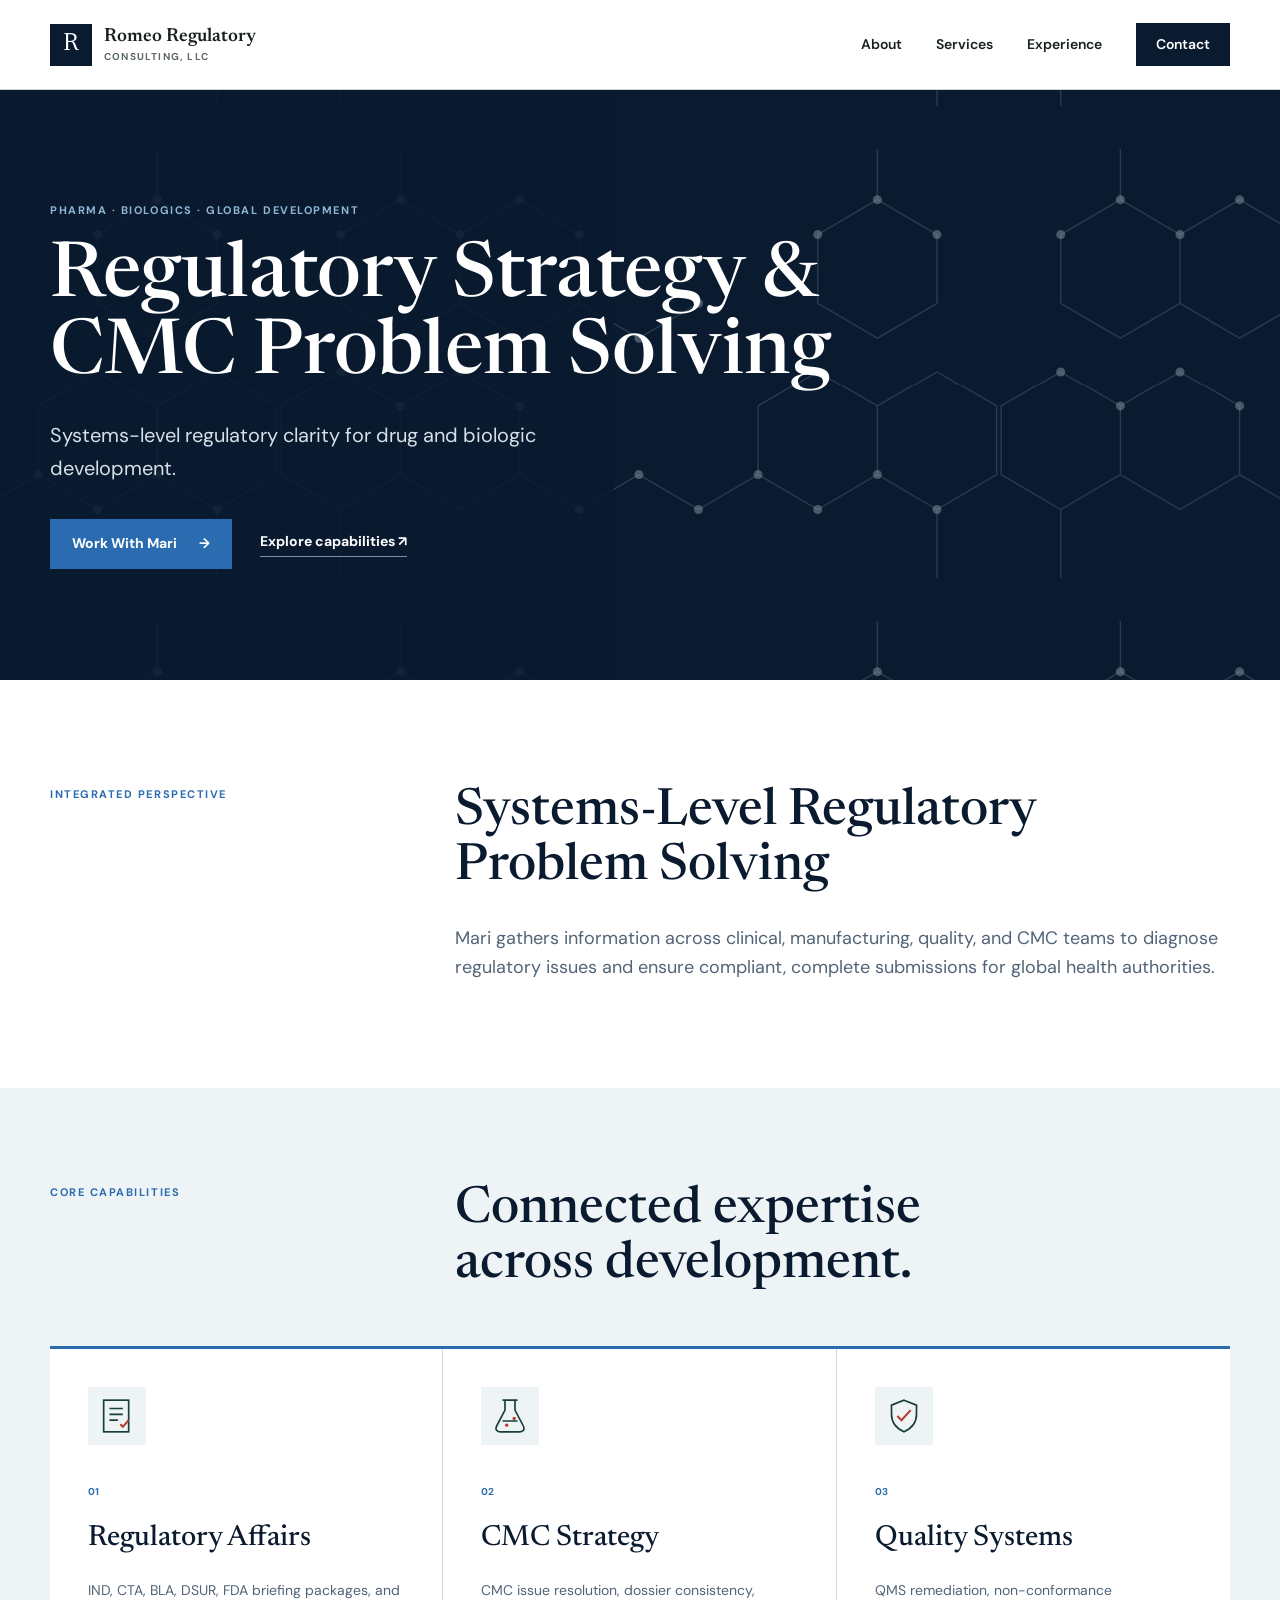
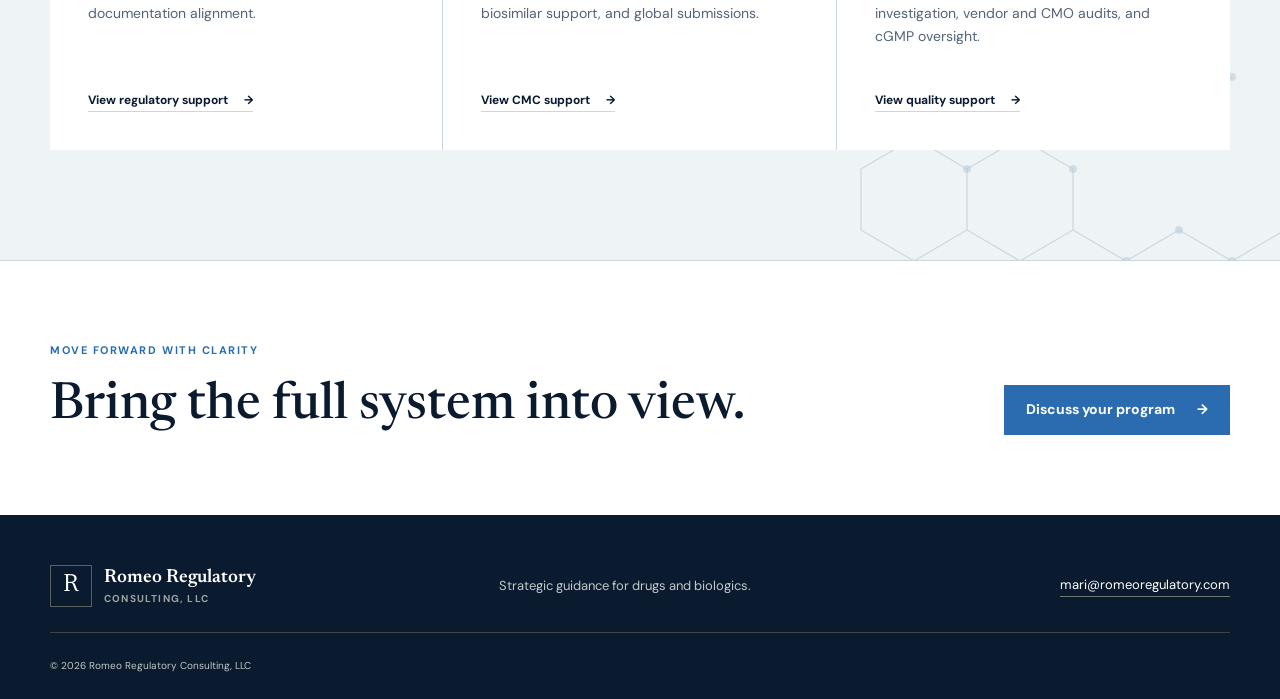
<file: index.html>
<!doctype html>
<html lang="en">
<head>
  <meta charset="utf-8">
  <meta name="viewport" content="width=device-width, initial-scale=1">
  <meta name="description" content="Strategic regulatory consulting for pharmaceutical and biopharmaceutical development.">
  <meta name="robots" content="index, follow">
  <title>Romeo Regulatory Consulting | Pharma &amp; Biopharma Strategy</title>
  <link rel="canonical" href="https://www.romeoconsulting.org/">
  <meta property="og:type" content="website">
  <meta property="og:title" content="Romeo Regulatory Consulting | Pharma &amp; Biopharma Strategy">
  <meta property="og:description" content="Strategic regulatory and CMC problem solving for drug and biologic development.">
  <meta property="og:url" content="https://www.romeoconsulting.org/">
  <link rel="preconnect" href="https://fonts.googleapis.com">
  <link rel="preconnect" href="https://fonts.gstatic.com" crossorigin>
  <link href="https://fonts.googleapis.com/css2?family=DM+Sans:wght@400;500;600;700&amp;family=Newsreader:opsz,wght@6..72,500;6..72,600&amp;display=swap" rel="stylesheet">
  <link rel="stylesheet" href="assets/css/style.css">
  <script type="application/ld+json">
    {
      "@context": "https://schema.org",
      "@type": "ProfessionalService",
      "name": "Romeo Regulatory Consulting, LLC",
      "url": "https://www.romeoconsulting.org/",
      "email": "mari@romeoregulatory.com",
      "founder": {
        "@type": "Person",
        "name": "Marianne Romeo",
        "sameAs": "https://www.linkedin.com/in/marianne-romeo/"
      },
      "description": "Strategic regulatory, CMC, and quality systems consulting for pharmaceutical and biopharmaceutical development.",
      "areaServed": ["United States", "European Union", "Canada"]
    }
  </script>
</head>
<body class="home-page">
  <a class="skip-link" href="#main">Skip to content</a>
  <header class="site-header">
    <div class="shell header-inner">
      <a class="brand" href="index.html" aria-label="Romeo Regulatory Consulting home">
        <span class="brand-mark" aria-hidden="true">R</span>
        <span><strong>Romeo Regulatory</strong><small>Consulting, LLC</small></span>
      </a>
      <nav class="desktop-nav" aria-label="Primary navigation">
        <a href="about.html">About</a><a href="services.html">Services</a><a href="experience.html">Experience</a><a class="nav-cta" href="contact.html">Contact</a>
      </nav>
      <details class="mobile-nav">
        <summary aria-label="Open navigation"><span></span><span></span><span></span></summary>
        <nav aria-label="Mobile navigation"><a href="about.html">About</a><a href="services.html">Services</a><a href="experience.html">Experience</a><a href="contact.html">Contact</a></nav>
      </details>
    </div>
  </header>

  <main id="main">
    <section class="bio-hero">
      <div class="shell bio-hero-content">
        <p class="bio-kicker">Pharma · Biologics · Global Development</p>
        <h1>Regulatory Strategy &amp; CMC Problem Solving</h1>
        <p>Systems-level regulatory clarity for drug and biologic development.</p>
        <div class="button-row"><a class="button bio-button" href="contact.html">Work With Mari <span aria-hidden="true">→</span></a><a class="bio-text-link" href="services.html">Explore capabilities <span aria-hidden="true">↗</span></a></div>
      </div>
    </section>

    <section class="systems-intro">
      <div class="shell systems-intro-grid">
        <p class="bio-section-label">Integrated perspective</p>
        <div>
          <h2>Systems-Level Regulatory Problem Solving</h2>
          <p>Mari gathers information across clinical, manufacturing, quality, and CMC teams to diagnose regulatory issues and ensure compliant, complete submissions for global health authorities.</p>
        </div>
      </div>
    </section>

    <section class="bio-services" aria-labelledby="capabilities-heading">
      <div class="shell">
        <div class="bio-services-heading"><p class="bio-section-label">Core capabilities</p><h2 id="capabilities-heading">Connected expertise across development.</h2></div>
        <div class="bio-service-grid">
          <article><div class="bio-icon"><img src="assets/icons/regulatory.svg" alt=""></div><span>01</span><h3>Regulatory Affairs</h3><p>IND, CTA, BLA, DSUR, FDA briefing packages, and documentation alignment.</p><a href="services.html">View regulatory support <span aria-hidden="true">→</span></a></article>
          <article><div class="bio-icon"><img src="assets/icons/cmc.svg" alt=""></div><span>02</span><h3>CMC Strategy</h3><p>CMC issue resolution, dossier consistency, biosimilar support, and global submissions.</p><a href="services.html">View CMC support <span aria-hidden="true">→</span></a></article>
          <article><div class="bio-icon"><img src="assets/icons/quality.svg" alt=""></div><span>03</span><h3>Quality Systems</h3><p>QMS remediation, non-conformance investigation, vendor and CMO audits, and cGMP oversight.</p><a href="services.html">View quality support <span aria-hidden="true">→</span></a></article>
        </div>
      </div>
    </section>

    <section class="bio-cta"><div class="shell bio-cta-inner"><div><p class="bio-section-label">Move forward with clarity</p><h2>Bring the full system into view.</h2></div><a class="button bio-button" href="contact.html">Discuss your program <span aria-hidden="true">→</span></a></div></section>
  </main>

  <footer class="site-footer"><div class="shell footer-inner"><div class="brand footer-brand"><span class="brand-mark" aria-hidden="true">R</span><span><strong>Romeo Regulatory</strong><small>Consulting, LLC</small></span></div><p>Strategic guidance for drugs and biologics.</p><a href="mailto:mari@romeoregulatory.com">mari@romeoregulatory.com</a><small>© 2026 Romeo Regulatory Consulting, LLC</small></div></footer>
</body>
</html>
</file>
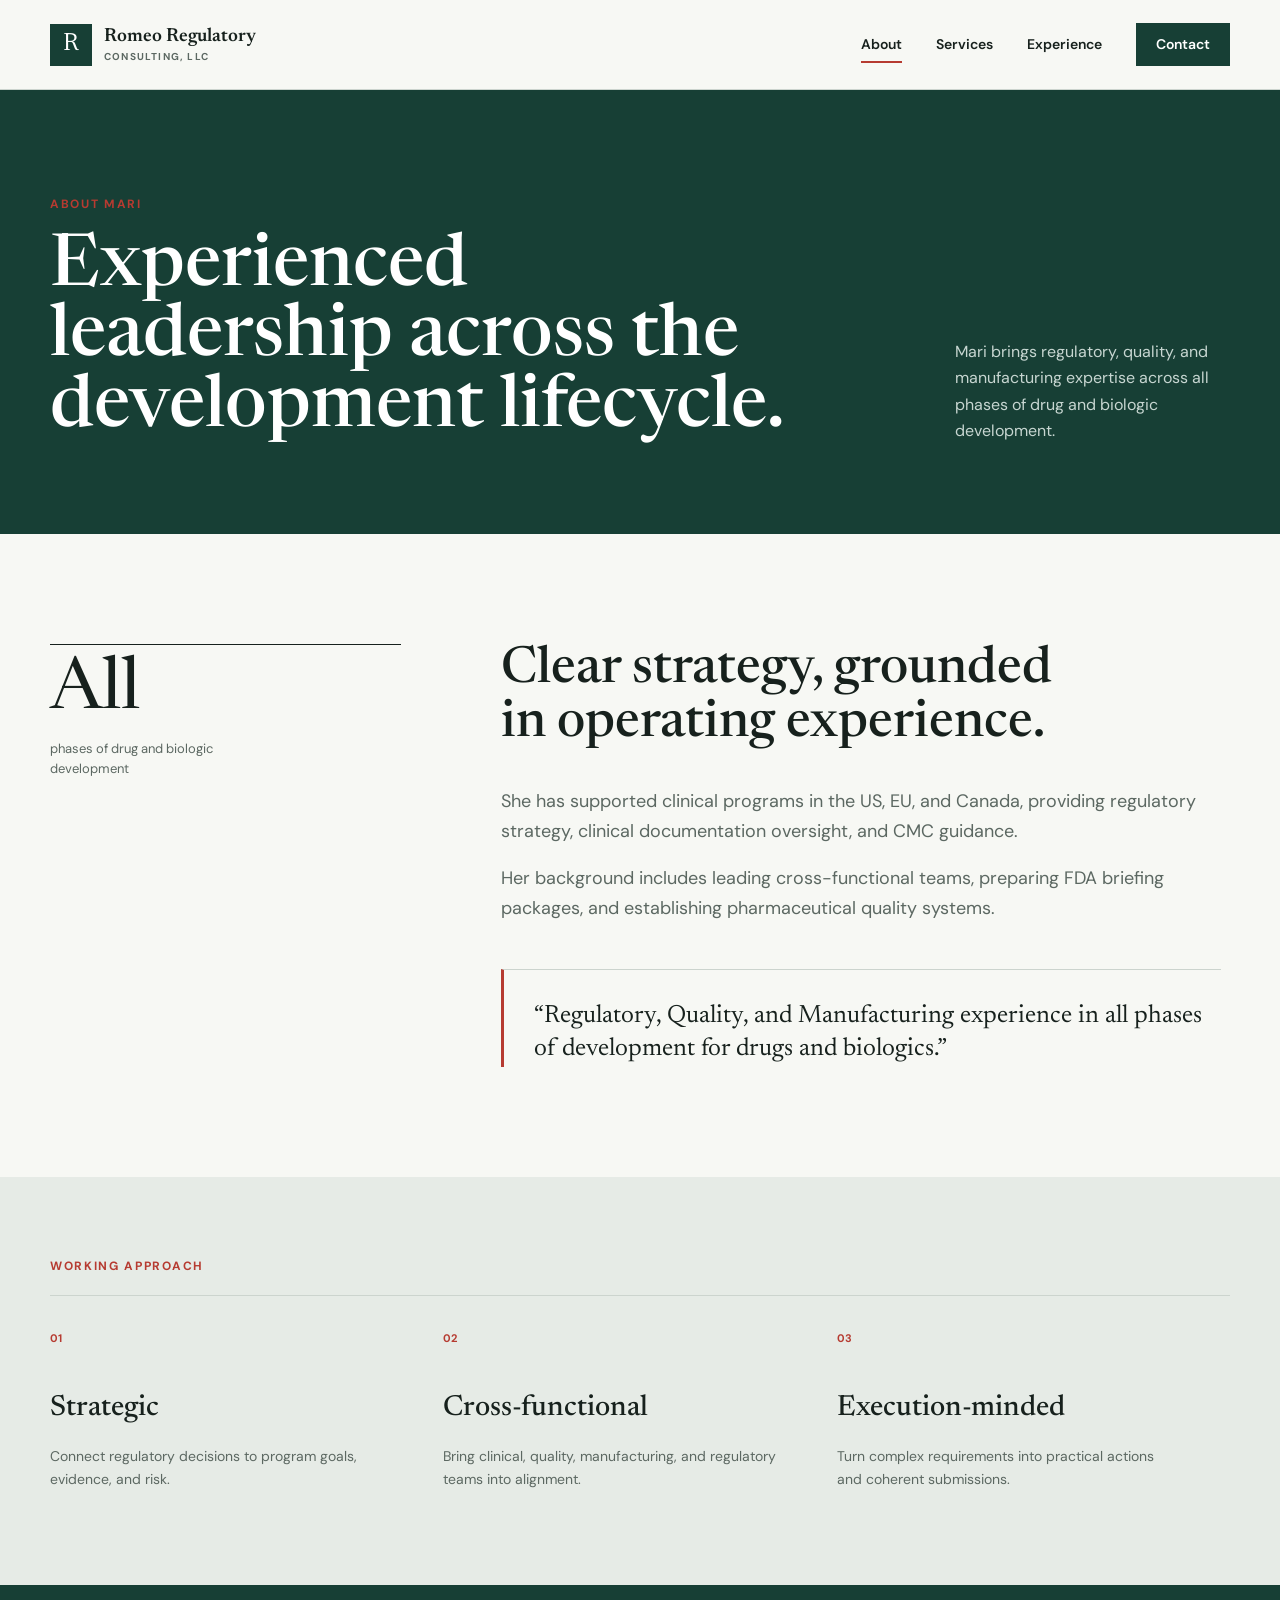
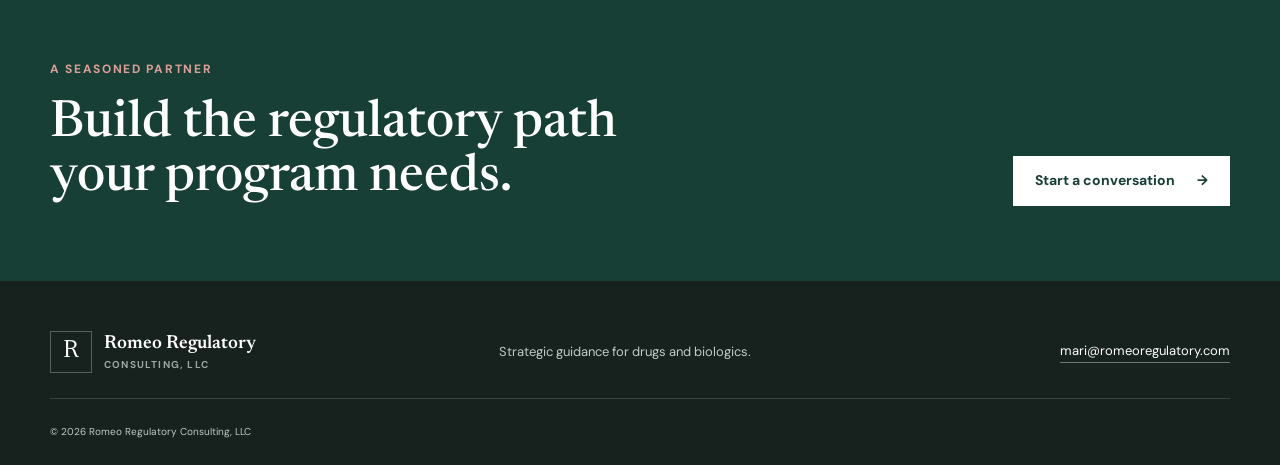
<file: about.html>
<!doctype html>
<html lang="en">
<head>
  <meta charset="utf-8"><meta name="viewport" content="width=device-width, initial-scale=1"><meta name="description" content="Meet Marianne Romeo, a regulatory consultant with experience across drug and biologic development."><meta name="robots" content="index, follow">
  <title>About Mari | Romeo Regulatory Consulting</title>
  <link rel="canonical" href="https://www.romeoconsulting.org/about.html">
  <link rel="preconnect" href="https://fonts.googleapis.com"><link rel="preconnect" href="https://fonts.gstatic.com" crossorigin><link href="https://fonts.googleapis.com/css2?family=DM+Sans:wght@400;500;600;700&amp;family=Newsreader:opsz,wght@6..72,500;6..72,600&amp;display=swap" rel="stylesheet"><link rel="stylesheet" href="assets/css/style.css">
</head>
<body>
  <a class="skip-link" href="#main">Skip to content</a>
  <header class="site-header"><div class="shell header-inner"><a class="brand" href="index.html" aria-label="Romeo Regulatory Consulting home"><span class="brand-mark" aria-hidden="true">R</span><span><strong>Romeo Regulatory</strong><small>Consulting, LLC</small></span></a><nav class="desktop-nav" aria-label="Primary navigation"><a class="active" href="about.html">About</a><a href="services.html">Services</a><a href="experience.html">Experience</a><a class="nav-cta" href="contact.html">Contact</a></nav><details class="mobile-nav"><summary aria-label="Open navigation"><span></span><span></span><span></span></summary><nav aria-label="Mobile navigation"><a href="about.html">About</a><a href="services.html">Services</a><a href="experience.html">Experience</a><a href="contact.html">Contact</a></nav></details></div></header>
  <main id="main">
    <section class="page-hero"><div class="shell page-hero-grid"><div><p class="eyebrow">About Mari</p><h1>Experienced leadership across the development lifecycle.</h1></div><p>Mari brings regulatory, quality, and manufacturing expertise across all phases of drug and biologic development.</p></div></section>
    <section class="section"><div class="shell about-grid"><div class="about-statement"><span class="statement-number">All<small>phases of drug and biologic development</small></span></div><div class="prose"><h2>Clear strategy, grounded in operating experience.</h2><p>She has supported clinical programs in the US, EU, and Canada, providing regulatory strategy, clinical documentation oversight, and CMC guidance.</p><p>Her background includes leading cross-functional teams, preparing FDA briefing packages, and establishing pharmaceutical quality systems.</p><blockquote>“Regulatory, Quality, and Manufacturing experience in all phases of development for drugs and biologics.”</blockquote></div></div></section>
    <section class="principles"><div class="shell"><p class="eyebrow">Working approach</p><div class="principle-grid"><article><span>01</span><h3>Strategic</h3><p>Connect regulatory decisions to program goals, evidence, and risk.</p></article><article><span>02</span><h3>Cross-functional</h3><p>Bring clinical, quality, manufacturing, and regulatory teams into alignment.</p></article><article><span>03</span><h3>Execution-minded</h3><p>Turn complex requirements into practical actions and coherent submissions.</p></article></div></div></section>
    <section class="cta-band"><div class="shell cta-inner"><div><p class="eyebrow">A seasoned partner</p><h2>Build the regulatory path your program needs.</h2></div><a class="button button-light" href="contact.html">Start a conversation <span aria-hidden="true">→</span></a></div></section>
  </main>
  <footer class="site-footer"><div class="shell footer-inner"><div class="brand footer-brand"><span class="brand-mark" aria-hidden="true">R</span><span><strong>Romeo Regulatory</strong><small>Consulting, LLC</small></span></div><p>Strategic guidance for drugs and biologics.</p><a href="mailto:mari@romeoregulatory.com">mari@romeoregulatory.com</a><small>© 2026 Romeo Regulatory Consulting, LLC</small></div></footer>
</body>
</html>
</file>
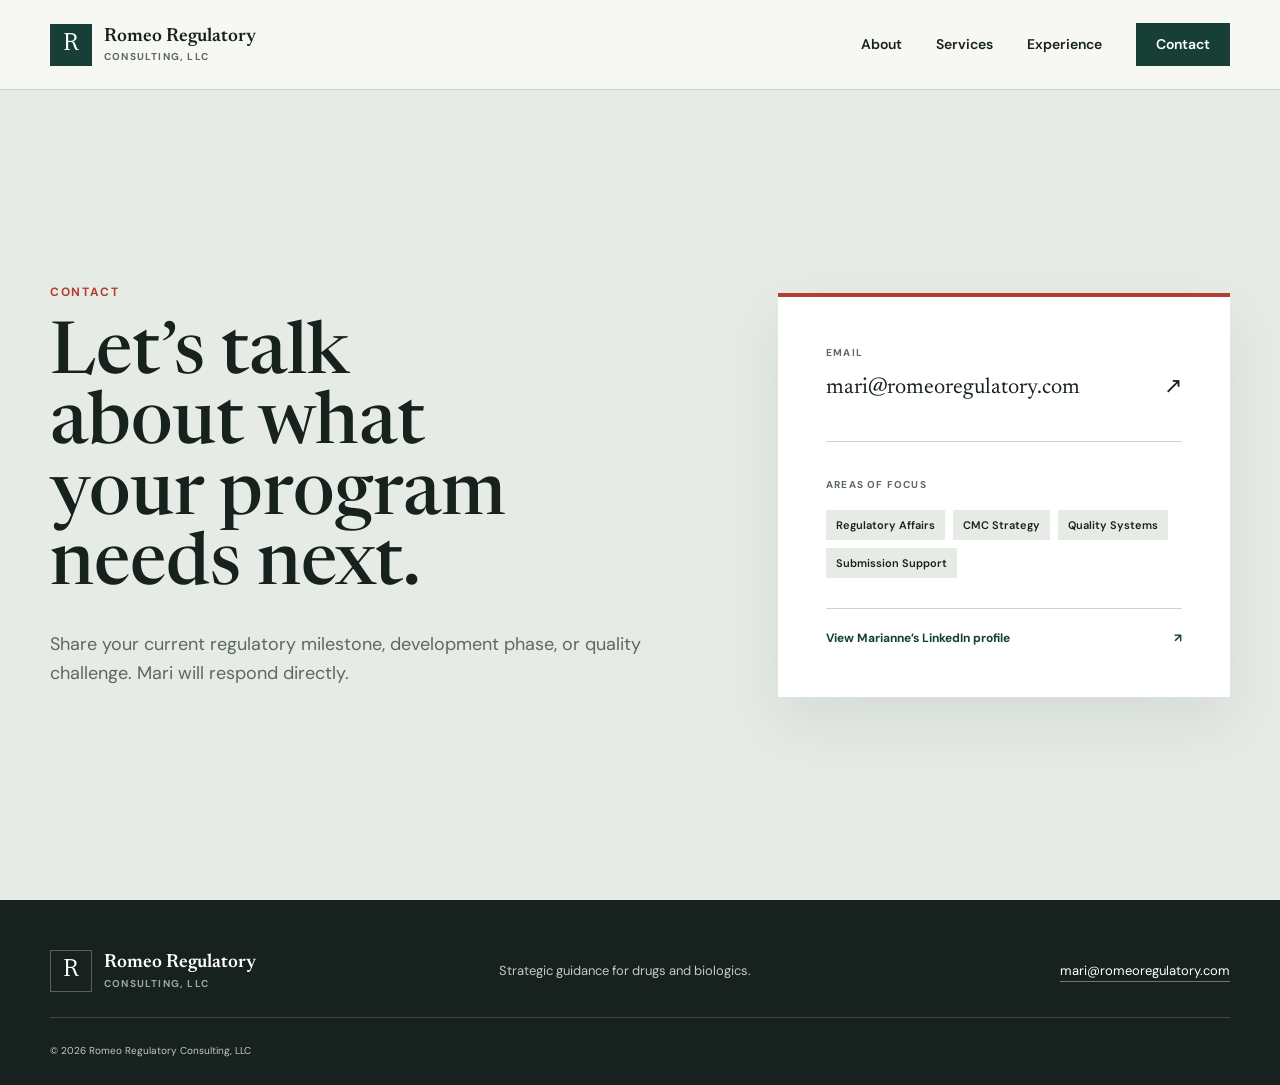
<file: contact.html>
<!doctype html>
<html lang="en">
<head>
  <meta charset="utf-8"><meta name="viewport" content="width=device-width, initial-scale=1"><meta name="description" content="Contact Marianne Romeo to discuss regulatory consulting for your pharmaceutical or biopharmaceutical program."><meta name="robots" content="index, follow">
  <title>Contact | Romeo Regulatory Consulting</title>
  <link rel="canonical" href="https://www.romeoconsulting.org/contact.html">
  <link rel="preconnect" href="https://fonts.googleapis.com"><link rel="preconnect" href="https://fonts.gstatic.com" crossorigin><link href="https://fonts.googleapis.com/css2?family=DM+Sans:wght@400;500;600;700&amp;family=Newsreader:opsz,wght@6..72,500;6..72,600&amp;display=swap" rel="stylesheet"><link rel="stylesheet" href="assets/css/style.css">
</head>
<body>
  <a class="skip-link" href="#main">Skip to content</a>
  <header class="site-header"><div class="shell header-inner"><a class="brand" href="index.html" aria-label="Romeo Regulatory Consulting home"><span class="brand-mark" aria-hidden="true">R</span><span><strong>Romeo Regulatory</strong><small>Consulting, LLC</small></span></a><nav class="desktop-nav" aria-label="Primary navigation"><a href="about.html">About</a><a href="services.html">Services</a><a href="experience.html">Experience</a><a class="nav-cta active" href="contact.html">Contact</a></nav><details class="mobile-nav"><summary aria-label="Open navigation"><span></span><span></span><span></span></summary><nav aria-label="Mobile navigation"><a href="about.html">About</a><a href="services.html">Services</a><a href="experience.html">Experience</a><a href="contact.html">Contact</a></nav></details></div></header>
  <main id="main" class="contact-main">
    <section class="contact-section"><div class="shell contact-grid"><div><p class="eyebrow">Contact</p><h1>Let’s talk about what your program needs next.</h1><p class="contact-lede">Share your current regulatory milestone, development phase, or quality challenge. Mari will respond directly.</p></div><div class="contact-panel"><p class="contact-label">Email</p><a class="contact-email" href="mailto:mari@romeoregulatory.com">mari@romeoregulatory.com <span aria-hidden="true">↗</span></a><hr><p class="contact-label">Areas of focus</p><ul class="tag-list"><li>Regulatory Affairs</li><li>CMC Strategy</li><li>Quality Systems</li><li>Submission Support</li></ul><a class="profile-note" href="https://www.linkedin.com/in/marianne-romeo/" target="_blank" rel="noopener noreferrer">View Marianne’s LinkedIn profile <span aria-hidden="true">↗</span></a></div></div></section>
  </main>
  <footer class="site-footer"><div class="shell footer-inner"><div class="brand footer-brand"><span class="brand-mark" aria-hidden="true">R</span><span><strong>Romeo Regulatory</strong><small>Consulting, LLC</small></span></div><p>Strategic guidance for drugs and biologics.</p><a href="mailto:mari@romeoregulatory.com">mari@romeoregulatory.com</a><small>© 2026 Romeo Regulatory Consulting, LLC</small></div></footer>
</body>
</html>
</file>
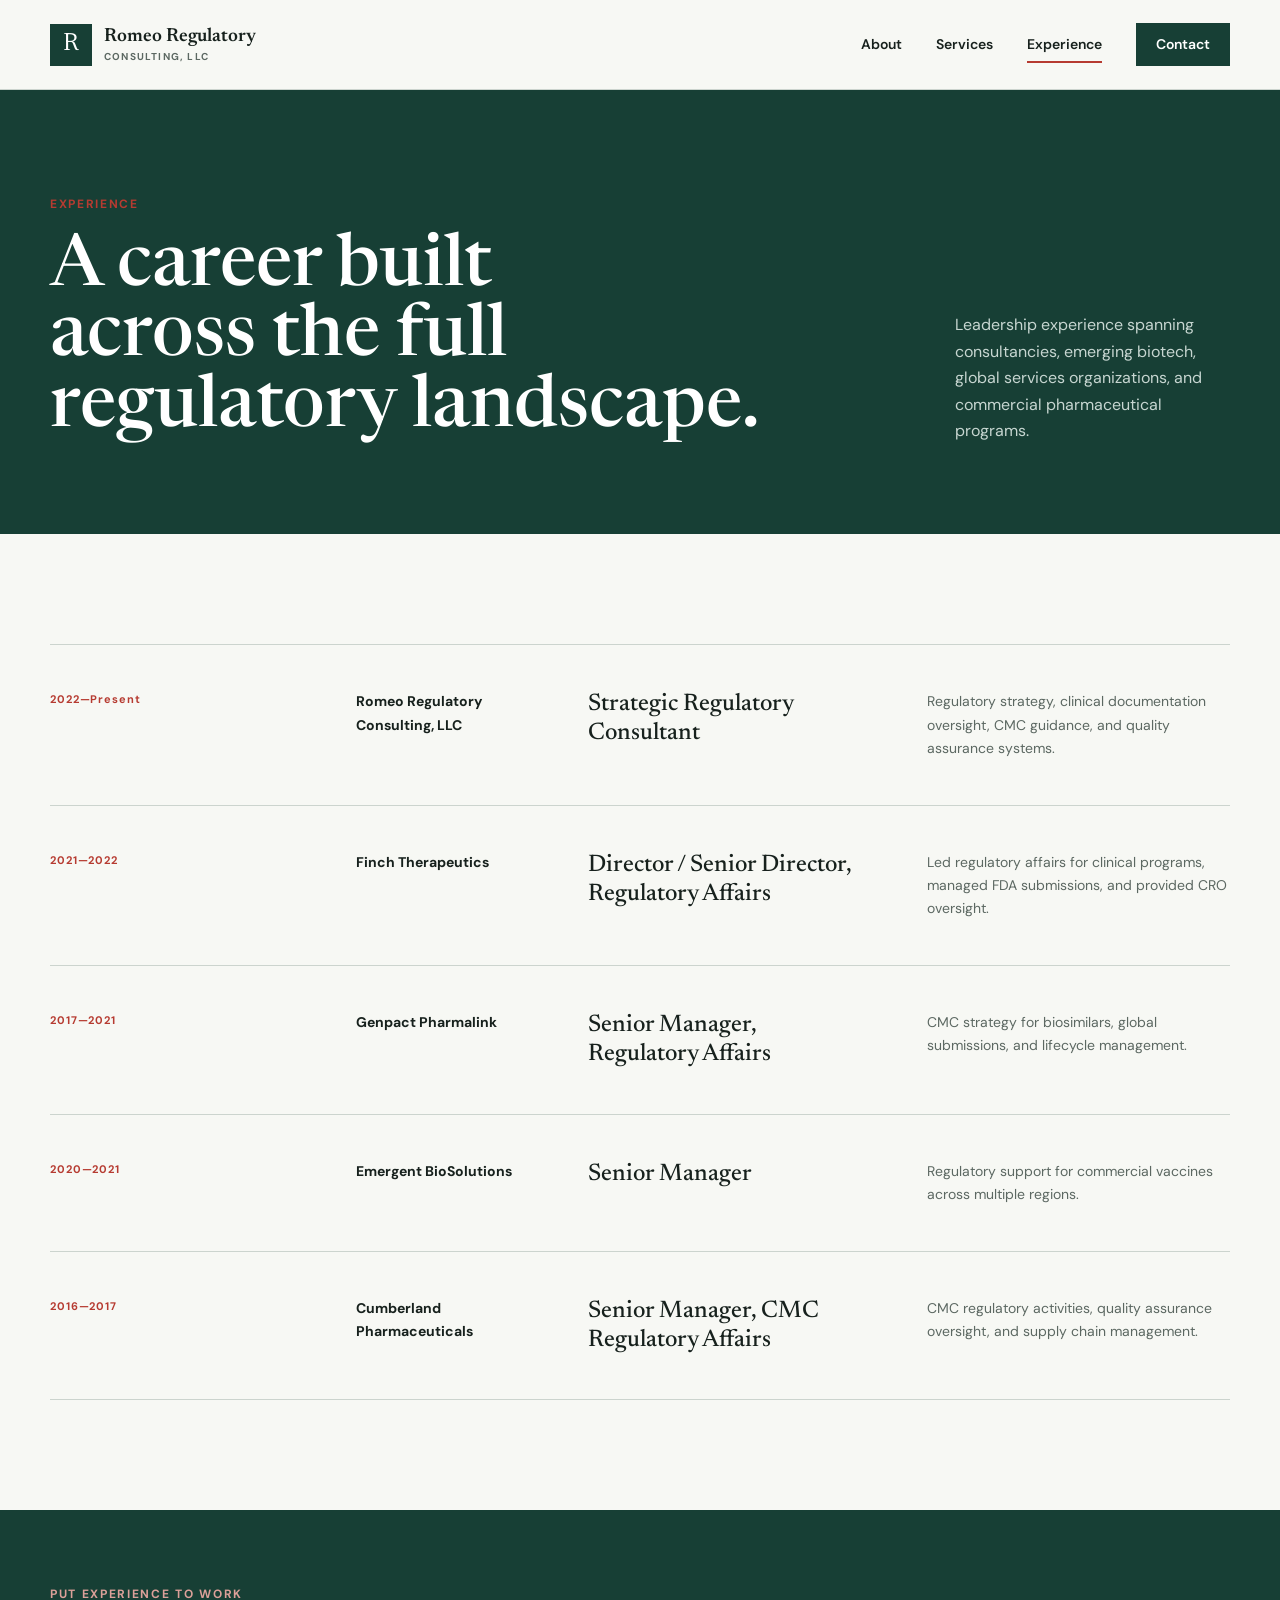
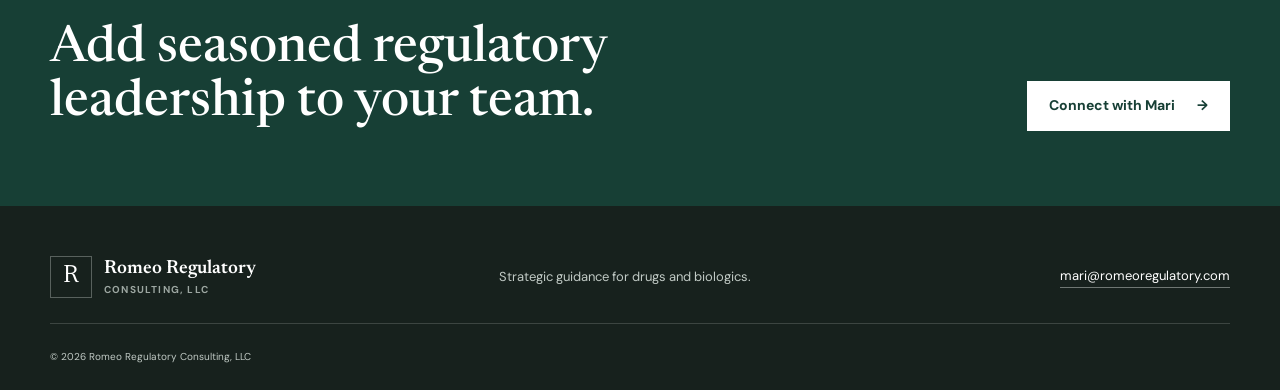
<file: experience.html>
<!doctype html>
<html lang="en">
<head>
  <meta charset="utf-8"><meta name="viewport" content="width=device-width, initial-scale=1"><meta name="description" content="Marianne Romeo's regulatory affairs, CMC, quality, and manufacturing experience."><meta name="robots" content="index, follow">
  <title>Experience | Romeo Regulatory Consulting</title>
  <link rel="canonical" href="https://www.romeoconsulting.org/experience.html">
  <link rel="preconnect" href="https://fonts.googleapis.com"><link rel="preconnect" href="https://fonts.gstatic.com" crossorigin><link href="https://fonts.googleapis.com/css2?family=DM+Sans:wght@400;500;600;700&amp;family=Newsreader:opsz,wght@6..72,500;6..72,600&amp;display=swap" rel="stylesheet"><link rel="stylesheet" href="assets/css/style.css">
</head>
<body>
  <a class="skip-link" href="#main">Skip to content</a>
  <header class="site-header"><div class="shell header-inner"><a class="brand" href="index.html" aria-label="Romeo Regulatory Consulting home"><span class="brand-mark" aria-hidden="true">R</span><span><strong>Romeo Regulatory</strong><small>Consulting, LLC</small></span></a><nav class="desktop-nav" aria-label="Primary navigation"><a href="about.html">About</a><a href="services.html">Services</a><a class="active" href="experience.html">Experience</a><a class="nav-cta" href="contact.html">Contact</a></nav><details class="mobile-nav"><summary aria-label="Open navigation"><span></span><span></span><span></span></summary><nav aria-label="Mobile navigation"><a href="about.html">About</a><a href="services.html">Services</a><a href="experience.html">Experience</a><a href="contact.html">Contact</a></nav></details></div></header>
  <main id="main">
    <section class="page-hero"><div class="shell page-hero-grid"><div><p class="eyebrow">Experience</p><h1>A career built across the full regulatory landscape.</h1></div><p>Leadership experience spanning consultancies, emerging biotech, global services organizations, and commercial pharmaceutical programs.</p></div></section>
    <section class="section"><div class="shell timeline">
      <article><time>2022—Present</time><div><p>Romeo Regulatory Consulting, LLC</p><h2>Strategic Regulatory Consultant</h2><p>Regulatory strategy, clinical documentation oversight, CMC guidance, and quality assurance systems.</p></div></article>
      <article><time>2021—2022</time><div><p>Finch Therapeutics</p><h2>Director / Senior Director, Regulatory Affairs</h2><p>Led regulatory affairs for clinical programs, managed FDA submissions, and provided CRO oversight.</p></div></article>
      <article><time>2017—2021</time><div><p>Genpact Pharmalink</p><h2>Senior Manager, Regulatory Affairs</h2><p>CMC strategy for biosimilars, global submissions, and lifecycle management.</p></div></article>
      <article><time>2020—2021</time><div><p>Emergent BioSolutions</p><h2>Senior Manager</h2><p>Regulatory support for commercial vaccines across multiple regions.</p></div></article>
      <article><time>2016—2017</time><div><p>Cumberland Pharmaceuticals</p><h2>Senior Manager, CMC Regulatory Affairs</h2><p>CMC regulatory activities, quality assurance oversight, and supply chain management.</p></div></article>
    </div></section>
    <section class="cta-band"><div class="shell cta-inner"><div><p class="eyebrow">Put experience to work</p><h2>Add seasoned regulatory leadership to your team.</h2></div><a class="button button-light" href="contact.html">Connect with Mari <span aria-hidden="true">→</span></a></div></section>
  </main>
  <footer class="site-footer"><div class="shell footer-inner"><div class="brand footer-brand"><span class="brand-mark" aria-hidden="true">R</span><span><strong>Romeo Regulatory</strong><small>Consulting, LLC</small></span></div><p>Strategic guidance for drugs and biologics.</p><a href="mailto:mari@romeoregulatory.com">mari@romeoregulatory.com</a><small>© 2026 Romeo Regulatory Consulting, LLC</small></div></footer>
</body>
</html>
</file>
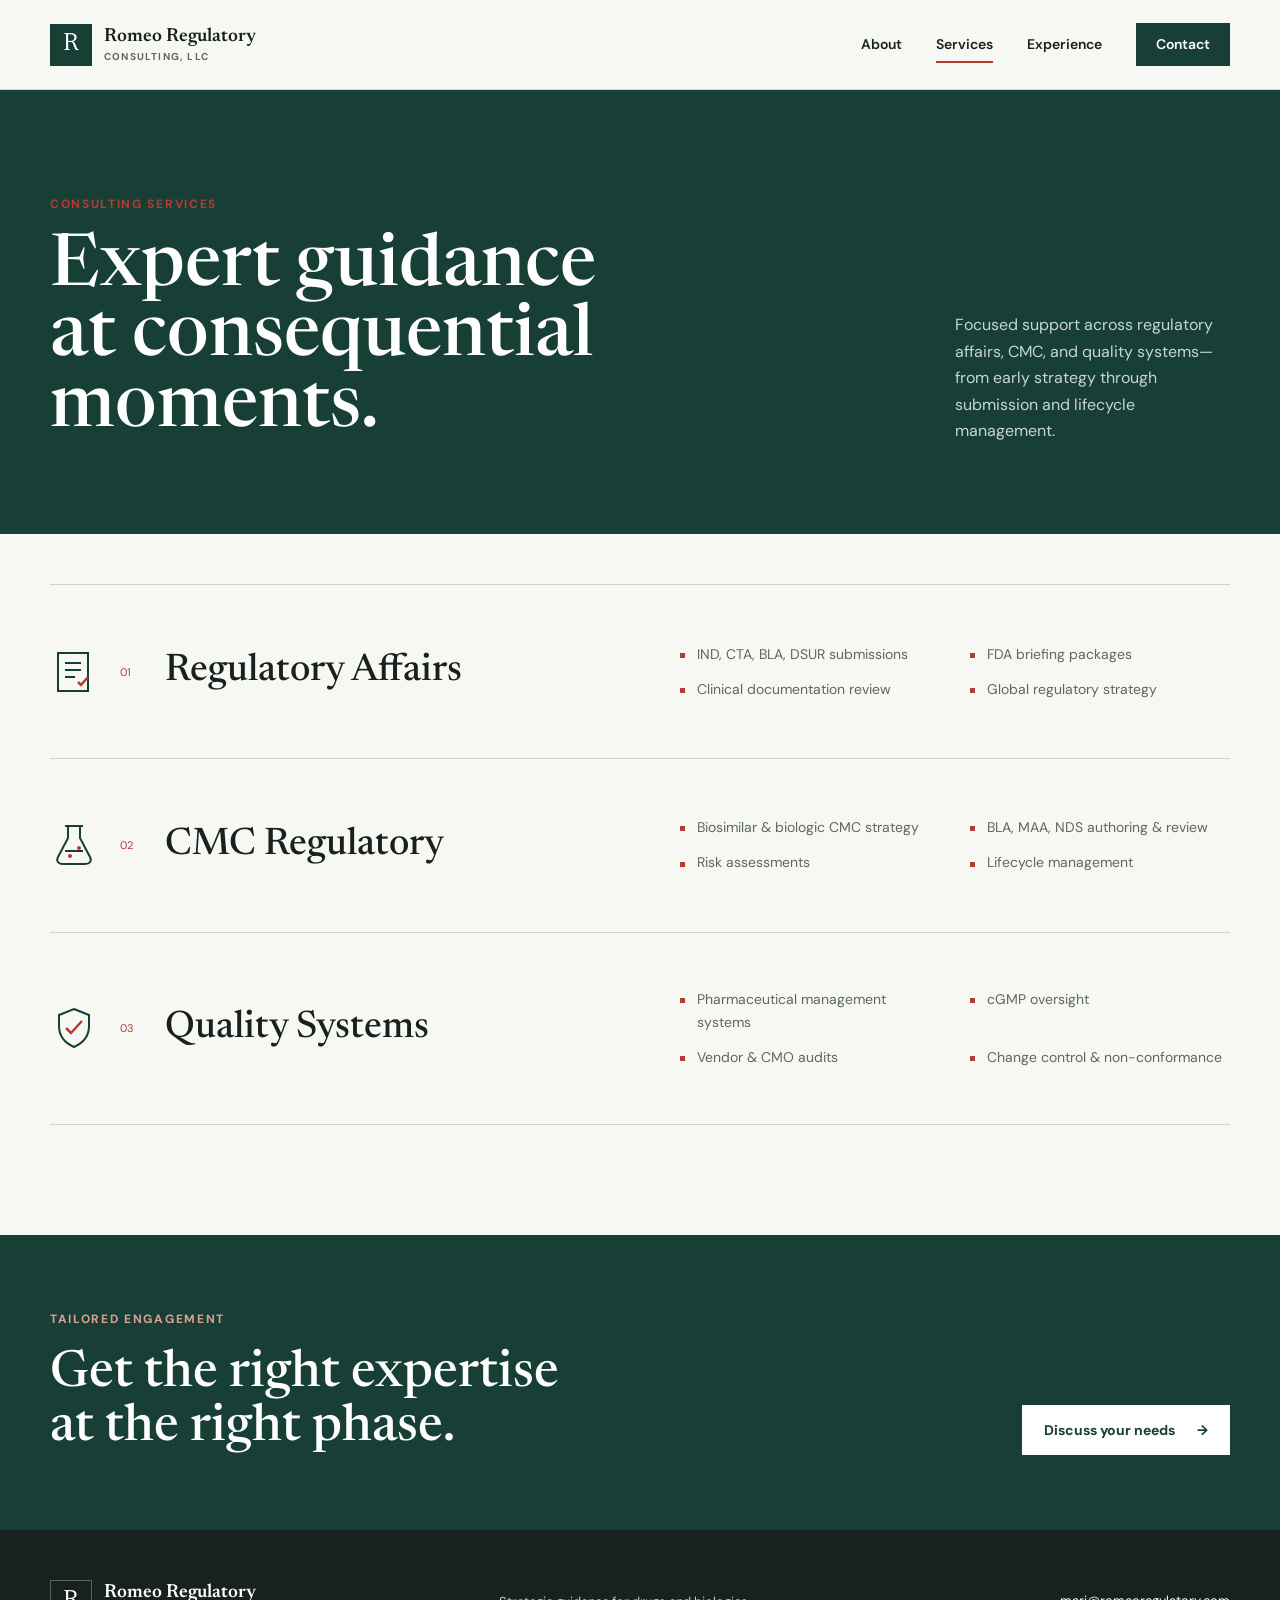
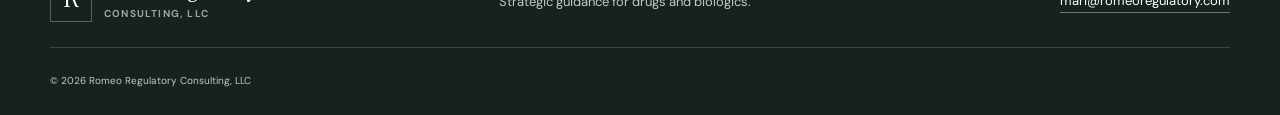
<file: services.html>
<!doctype html>
<html lang="en">
<head>
  <meta charset="utf-8"><meta name="viewport" content="width=device-width, initial-scale=1"><meta name="description" content="Regulatory affairs, CMC regulatory, and quality systems consulting services."><meta name="robots" content="index, follow">
  <title>Services | Romeo Regulatory Consulting</title>
  <link rel="canonical" href="https://www.romeoconsulting.org/services.html">
  <link rel="preconnect" href="https://fonts.googleapis.com"><link rel="preconnect" href="https://fonts.gstatic.com" crossorigin><link href="https://fonts.googleapis.com/css2?family=DM+Sans:wght@400;500;600;700&amp;family=Newsreader:opsz,wght@6..72,500;6..72,600&amp;display=swap" rel="stylesheet"><link rel="stylesheet" href="assets/css/style.css">
</head>
<body>
  <a class="skip-link" href="#main">Skip to content</a>
  <header class="site-header"><div class="shell header-inner"><a class="brand" href="index.html" aria-label="Romeo Regulatory Consulting home"><span class="brand-mark" aria-hidden="true">R</span><span><strong>Romeo Regulatory</strong><small>Consulting, LLC</small></span></a><nav class="desktop-nav" aria-label="Primary navigation"><a href="about.html">About</a><a class="active" href="services.html">Services</a><a href="experience.html">Experience</a><a class="nav-cta" href="contact.html">Contact</a></nav><details class="mobile-nav"><summary aria-label="Open navigation"><span></span><span></span><span></span></summary><nav aria-label="Mobile navigation"><a href="about.html">About</a><a href="services.html">Services</a><a href="experience.html">Experience</a><a href="contact.html">Contact</a></nav></details></div></header>
  <main id="main">
    <section class="page-hero"><div class="shell page-hero-grid"><div><p class="eyebrow">Consulting services</p><h1>Expert guidance at consequential moments.</h1></div><p>Focused support across regulatory affairs, CMC, and quality systems—from early strategy through submission and lifecycle management.</p></div></section>
    <section class="section services-list"><div class="shell">
      <article class="service-row"><div class="service-title"><img src="assets/icons/regulatory.svg" alt=""><span>01</span><h2>Regulatory Affairs</h2></div><ul><li>IND, CTA, BLA, DSUR submissions</li><li>FDA briefing packages</li><li>Clinical documentation review</li><li>Global regulatory strategy</li></ul></article>
      <article class="service-row"><div class="service-title"><img src="assets/icons/cmc.svg" alt=""><span>02</span><h2>CMC Regulatory</h2></div><ul><li>Biosimilar &amp; biologic CMC strategy</li><li>BLA, MAA, NDS authoring &amp; review</li><li>Risk assessments</li><li>Lifecycle management</li></ul></article>
      <article class="service-row"><div class="service-title"><img src="assets/icons/quality.svg" alt=""><span>03</span><h2>Quality Systems</h2></div><ul><li>Pharmaceutical management systems</li><li>cGMP oversight</li><li>Vendor &amp; CMO audits</li><li>Change control &amp; non-conformance</li></ul></article>
    </div></section>
    <section class="cta-band"><div class="shell cta-inner"><div><p class="eyebrow">Tailored engagement</p><h2>Get the right expertise at the right phase.</h2></div><a class="button button-light" href="contact.html">Discuss your needs <span aria-hidden="true">→</span></a></div></section>
  </main>
  <footer class="site-footer"><div class="shell footer-inner"><div class="brand footer-brand"><span class="brand-mark" aria-hidden="true">R</span><span><strong>Romeo Regulatory</strong><small>Consulting, LLC</small></span></div><p>Strategic guidance for drugs and biologics.</p><a href="mailto:mari@romeoregulatory.com">mari@romeoregulatory.com</a><small>© 2026 Romeo Regulatory Consulting, LLC</small></div></footer>
</body>
</html>
</file>
<file: assets/css/style.css>
:root {
  --ink: #17211d;
  --forest: #173f35;
  --forest-light: #245c4d;
  --paper: #f7f8f4;
  --white: #ffffff;
  --mist: #e6ebe6;
  --line: #ccd4ce;
  --red: #b63b31;
  --muted: #5c6862;
  --serif: "Newsreader", Georgia, serif;
  --sans: "DM Sans", sans-serif;
}

* { box-sizing: border-box; }
html { scroll-behavior: smooth; }
body { margin: 0; color: var(--ink); background: var(--paper); font-family: var(--sans); font-size: 16px; line-height: 1.65; }
a { color: inherit; text-decoration: none; }
img { display: block; max-width: 100%; }
h1, h2, h3, p { margin-top: 0; }
h1, h2, h3 { text-wrap: balance; }
.shell { width: min(1180px, calc(100% - 48px)); margin-inline: auto; }
.skip-link { position: fixed; z-index: 100; top: 10px; left: 10px; padding: 8px 14px; color: var(--white); background: var(--forest); transform: translateY(-150%); }
.skip-link:focus { transform: translateY(0); }

.site-header { position: relative; z-index: 20; height: 90px; background: rgba(247, 248, 244, .96); border-bottom: 1px solid var(--line); }
.header-inner { height: 100%; display: flex; align-items: center; justify-content: space-between; }
.brand { display: inline-flex; align-items: center; gap: 12px; line-height: 1.1; }
.brand-mark { display: grid; width: 42px; height: 42px; place-items: center; color: var(--white); background: var(--forest); font-family: var(--serif); font-size: 25px; }
.brand strong, .brand small { display: block; }
.brand strong { font-family: var(--serif); font-size: 19px; font-weight: 600; }
.brand small { margin-top: 4px; color: var(--muted); font-size: 10px; font-weight: 700; letter-spacing: .12em; text-transform: uppercase; }
.desktop-nav { display: flex; align-items: center; gap: 34px; font-size: 14px; font-weight: 600; }
.desktop-nav a { position: relative; }
.desktop-nav a:not(.nav-cta)::after { content: ""; position: absolute; right: 0; bottom: -7px; left: 0; height: 2px; background: var(--red); transform: scaleX(0); transform-origin: left; transition: transform .2s ease; }
.desktop-nav a:hover::after, .desktop-nav a.active::after { transform: scaleX(1); }
.nav-cta { padding: 10px 20px; color: var(--white); background: var(--forest); }
.nav-cta:hover { background: var(--forest-light); }
.mobile-nav { display: none; position: relative; }
.mobile-nav summary { display: grid; width: 42px; height: 42px; padding: 11px 9px; border: 1px solid var(--line); cursor: pointer; list-style: none; align-content: space-between; }
.mobile-nav summary::-webkit-details-marker { display: none; }
.mobile-nav summary span { height: 2px; background: var(--ink); }
.mobile-nav nav { position: absolute; top: 50px; right: 0; width: 220px; padding: 8px; background: var(--white); border: 1px solid var(--line); box-shadow: 0 18px 35px rgba(23, 33, 29, .12); }
.mobile-nav nav a { display: block; padding: 11px 12px; border-bottom: 1px solid var(--mist); font-weight: 600; }
.mobile-nav nav a:last-child { border: 0; }

.eyebrow { margin-bottom: 18px; color: var(--red); font-size: 12px; font-weight: 700; letter-spacing: .14em; text-transform: uppercase; }
.hero { position: relative; min-height: 650px; overflow: hidden; background: var(--paper); }
.hero::before { content: ""; position: absolute; inset: 0; opacity: .33; background-image: linear-gradient(var(--line) 1px, transparent 1px), linear-gradient(90deg, var(--line) 1px, transparent 1px); background-size: 80px 80px; mask-image: linear-gradient(to right, black, transparent 70%); }
.hero-grid { position: relative; display: grid; min-height: 650px; grid-template-columns: 1.25fr .75fr; align-items: center; gap: 90px; }
.hero-copy { padding: 88px 0; }
h1 { max-width: 780px; margin-bottom: 27px; font-family: var(--serif); font-size: clamp(48px, 6vw, 78px); font-weight: 500; line-height: .98; }
.hero-lede { max-width: 680px; margin-bottom: 34px; color: var(--muted); font-size: 19px; line-height: 1.65; }
.button-row { display: flex; align-items: center; gap: 28px; flex-wrap: wrap; }
.button { display: inline-flex; min-height: 50px; padding: 12px 22px; align-items: center; justify-content: center; gap: 22px; font-size: 14px; font-weight: 700; transition: background .2s ease, color .2s ease; }
.button-primary { color: var(--white); background: var(--forest); }
.button-primary:hover { background: var(--forest-light); }
.button-light { color: var(--forest); background: var(--white); }
.button-light:hover { color: var(--white); background: var(--red); }
.text-link { padding-bottom: 3px; border-bottom: 1px solid var(--ink); font-size: 14px; font-weight: 700; }
.pathway { color: var(--white); background: var(--forest); box-shadow: 24px 24px 0 var(--mist); }
.pathway-heading { display: flex; padding: 17px 22px; justify-content: space-between; border-bottom: 1px solid rgba(255,255,255,.2); color: #c8d8d2; font-size: 10px; letter-spacing: .12em; text-transform: uppercase; }
.pathway ol { margin: 0; padding: 0 22px; list-style: none; }
.pathway li { display: grid; padding: 20px 0; grid-template-columns: 38px 1fr; border-bottom: 1px solid rgba(255,255,255,.16); }
.pathway li:last-child { border: 0; }
.pathway li > span { grid-row: 1 / 3; color: #88a79c; font-size: 11px; }
.pathway li strong { font-family: var(--serif); font-size: 20px; font-weight: 500; }
.pathway li small { color: #bdccc7; font-size: 11px; }
.focus-band { color: var(--white); background: var(--ink); }
.focus-grid { display: grid; grid-template-columns: 1fr 1fr; }
.focus-grid > div { padding: 27px 0; }
.focus-grid > div + div { padding-left: 50px; border-left: 1px solid #46504b; }
.focus-grid span { display: block; margin-bottom: 8px; color: #9eaaa4; font-size: 10px; font-weight: 700; letter-spacing: .12em; text-transform: uppercase; }
.focus-grid strong { font-family: var(--serif); font-size: 20px; font-weight: 500; }
.focus-grid i { padding-inline: 7px; color: var(--red); font-style: normal; }

/* Homepage bio-chem system */
.home-page { --bio-navy: #0a1a2f; --bio-blue: #2b6cb0; --bio-slate: #526477; --bio-pale: #eef3f6; --bio-line: #cbd6de; }
.home-page .site-header { background: rgba(255, 255, 255, .98); border-color: var(--bio-line); }
.home-page .brand-mark, .home-page .nav-cta { background: var(--bio-navy); }
.home-page .nav-cta:hover { background: var(--bio-blue); }
.home-page .desktop-nav a:not(.nav-cta)::after { background: var(--bio-blue); }
.bio-hero { position: relative; display: flex; min-height: 590px; align-items: center; overflow: hidden; color: var(--white); background-color: var(--bio-navy); }
.bio-hero::before { content: ""; position: absolute; inset: 0; background-image: url("../img/molecular-pattern.svg"); background-position: center; background-size: 720px auto; opacity: .68; }
.bio-hero::after { content: ""; position: absolute; top: 0; bottom: 0; left: 0; width: 48%; background: var(--bio-navy); opacity: .86; }
.bio-hero-content { position: relative; z-index: 1; padding-block: 100px; }
.bio-kicker, .bio-section-label { margin-bottom: 20px; color: #8fb7d5; font-size: 11px; font-weight: 700; letter-spacing: .14em; text-transform: uppercase; }
.bio-hero h1 { max-width: 820px; margin-bottom: 24px; font-size: clamp(52px, 6vw, 76px); line-height: 1.02; }
.bio-hero-content > p:not(.bio-kicker) { max-width: 600px; margin-bottom: 34px; color: #d5e0e7; font-size: 20px; }
.bio-button { color: var(--white); background: var(--bio-blue); }
.bio-button:hover { background: #377dc4; }
.bio-text-link { padding-bottom: 3px; color: var(--white); border-bottom: 1px solid #7991a3; font-size: 14px; font-weight: 700; }
.systems-intro { padding: 105px 0; background: var(--white); }
.systems-intro-grid { display: grid; grid-template-columns: .42fr 1fr; gap: 80px; }
.systems-intro .bio-section-label, .bio-services .bio-section-label, .bio-cta .bio-section-label { color: var(--bio-blue); }
.systems-intro h2, .bio-services h2, .bio-cta h2 { margin: 0; color: var(--bio-navy); font-family: var(--serif); font-size: clamp(38px, 4vw, 54px); font-weight: 500; line-height: 1.08; }
.systems-intro-grid > div > p { max-width: 800px; margin: 28px 0 0; color: var(--bio-slate); font-size: 18px; }
.bio-services { padding: 95px 0 110px; background-color: var(--bio-pale); background-image: url("../img/molecular-pattern.svg"); background-position: right -220px bottom -100px; background-repeat: no-repeat; background-size: 640px auto; }
.bio-services-heading { display: grid; margin-bottom: 52px; grid-template-columns: .42fr 1fr; gap: 80px; align-items: start; }
.bio-service-grid { display: grid; grid-template-columns: repeat(3, 1fr); background: var(--white); border-top: 3px solid var(--bio-blue); }
.bio-service-grid article { min-height: 390px; padding: 38px; border-right: 1px solid var(--bio-line); }
.bio-service-grid article:last-child { border-right: 0; }
.bio-icon { display: grid; width: 58px; height: 58px; margin-bottom: 32px; place-items: center; background: var(--bio-pale); }
.bio-icon img { width: 40px; height: 40px; }
.bio-service-grid article > span { color: var(--bio-blue); font-size: 10px; font-weight: 700; }
.bio-service-grid h3 { margin: 12px 0 16px; color: var(--bio-navy); font-family: var(--serif); font-size: 29px; font-weight: 500; }
.bio-service-grid p { min-height: 76px; color: var(--bio-slate); font-size: 14px; }
.bio-service-grid a { display: inline-flex; margin-top: 22px; gap: 16px; color: var(--bio-navy); border-bottom: 1px solid var(--bio-line); font-size: 12px; font-weight: 700; }
.bio-service-grid a:hover { color: var(--bio-blue); }
.bio-cta { padding: 80px 0; background: var(--white); border-top: 1px solid var(--bio-line); }
.bio-cta-inner { display: flex; align-items: end; justify-content: space-between; gap: 40px; }
.home-page .site-footer { background: var(--bio-navy); }

.section { padding: 110px 0; }
.section-heading { display: grid; margin-bottom: 55px; grid-template-columns: 1fr 1fr; align-items: end; gap: 70px; }
.section-heading h2, .cta-inner h2, .prose h2 { margin: 0; font-family: var(--serif); font-size: clamp(38px, 4vw, 53px); font-weight: 500; line-height: 1.05; }
.section-heading > p { margin: 0; color: var(--muted); }
.outcome-grid { display: grid; grid-template-columns: repeat(4, 1fr); border-top: 1px solid var(--line); border-bottom: 1px solid var(--line); }
.outcome-grid article { min-height: 210px; padding: 25px 25px 30px; border-right: 1px solid var(--line); }
.outcome-grid article:first-child { border-left: 1px solid var(--line); }
.outcome-grid span, .principle-grid span { color: var(--red); font-size: 11px; font-weight: 700; }
.outcome-grid h3 { margin: 65px 0 0; font-family: var(--serif); font-size: 25px; font-weight: 500; line-height: 1.15; }
.cta-band { padding: 75px 0; color: var(--white); background: var(--forest); }
.cta-inner { display: flex; align-items: end; justify-content: space-between; gap: 40px; }
.cta-inner .eyebrow { color: #dca099; }
.cta-inner h2 { max-width: 720px; }
.site-footer { padding: 50px 0 25px; color: #c1cac5; background: var(--ink); }
.footer-inner { display: grid; grid-template-columns: 1.2fr 1fr 1fr; align-items: center; gap: 25px; }
.footer-brand { color: var(--white); }
.footer-brand .brand-mark { border: 1px solid #58615d; background: transparent; }
.footer-brand small { color: #9da7a2; }
.footer-inner > p, .footer-inner > a { margin: 0; font-size: 13px; }
.footer-inner > a { justify-self: end; color: var(--white); border-bottom: 1px solid #6f7773; }
.footer-inner > small { grid-column: 1 / -1; padding-top: 25px; border-top: 1px solid #3c4541; font-size: 10px; }

.page-hero { padding: 105px 0 90px; color: var(--white); background: var(--forest); }
.page-hero-grid { display: grid; grid-template-columns: 1.5fr .5fr; align-items: end; gap: 80px; }
.page-hero h1 { margin: 0; font-size: clamp(48px, 6vw, 72px); }
.page-hero-grid > p { margin: 0; color: #c7d6d1; }
.about-grid { display: grid; grid-template-columns: .65fr 1.35fr; gap: 100px; }
.about-statement { padding-top: 10px; border-top: 1px solid var(--ink); }
.statement-number { display: block; font-family: var(--serif); font-size: 72px; line-height: 1; }
.statement-number small { display: block; max-width: 220px; margin-top: 12px; color: var(--muted); font-family: var(--sans); font-size: 13px; line-height: 1.5; }
.prose { max-width: 720px; }
.prose h2 { margin-bottom: 35px; }
.prose > p { color: var(--muted); font-size: 18px; }
blockquote { margin: 45px 0 0; padding: 30px 0 0 30px; border-top: 1px solid var(--line); border-left: 3px solid var(--red); font-family: var(--serif); font-size: 25px; line-height: 1.35; }
.principles { padding: 80px 0; background: var(--mist); }
.principle-grid { display: grid; grid-template-columns: repeat(3, 1fr); border-top: 1px solid var(--line); }
.principle-grid article { padding: 28px 50px 0 0; }
.principle-grid h3 { margin: 35px 0 12px; font-family: var(--serif); font-size: 29px; font-weight: 500; }
.principle-grid p { color: var(--muted); font-size: 14px; }

.services-list { padding-top: 50px; }
.service-row { display: grid; padding: 55px 0; grid-template-columns: 1fr 1fr; gap: 80px; border-bottom: 1px solid var(--line); }
.service-row:first-child { border-top: 1px solid var(--line); }
.service-title { display: grid; grid-template-columns: 70px 45px 1fr; align-items: center; }
.service-title img { width: 48px; height: 48px; }
.service-title span { color: var(--red); font-size: 11px; }
.service-title h2 { margin: 0; font-family: var(--serif); font-size: 38px; font-weight: 500; }
.service-row ul { display: grid; margin: 0; padding: 0; grid-template-columns: 1fr 1fr; align-content: center; gap: 12px 30px; list-style: none; }
.service-row li { position: relative; padding-left: 17px; color: var(--muted); font-size: 14px; }
.service-row li::before { content: ""; position: absolute; top: .72em; left: 0; width: 5px; height: 5px; background: var(--red); }

.timeline { border-top: 1px solid var(--line); }
.timeline article { display: grid; padding: 45px 0; grid-template-columns: .35fr 1fr; border-bottom: 1px solid var(--line); }
.timeline time { color: var(--red); font-size: 11px; font-weight: 700; letter-spacing: .08em; }
.timeline article > div { display: grid; grid-template-columns: .65fr 1fr 1fr; align-items: start; gap: 35px; }
.timeline article > div > p:first-child { color: var(--ink); font-weight: 700; }
.timeline h2 { margin: 0; font-family: var(--serif); font-size: 24px; font-weight: 500; line-height: 1.2; }
.timeline p { margin: 0; color: var(--muted); font-size: 14px; }

.contact-main { display: flex; min-height: calc(100vh - 90px); align-items: center; background: var(--mist); }
.contact-section { width: 100%; padding: 100px 0; }
.contact-grid { display: grid; grid-template-columns: 1fr .72fr; align-items: center; gap: 100px; }
.contact-grid h1 { font-size: clamp(48px, 6vw, 72px); }
.contact-lede { max-width: 620px; color: var(--muted); font-size: 18px; }
.contact-panel { padding: 48px; background: var(--white); border-top: 4px solid var(--red); box-shadow: 0 25px 55px rgba(23, 33, 29, .08); }
.contact-label { margin-bottom: 8px; color: var(--muted); font-size: 10px; font-weight: 700; letter-spacing: .12em; text-transform: uppercase; }
.contact-email { display: flex; justify-content: space-between; gap: 15px; font-family: var(--serif); font-size: 22px; overflow-wrap: anywhere; }
.contact-panel hr { margin: 35px 0; border: 0; border-top: 1px solid var(--line); }
.tag-list { display: flex; margin: 16px 0 0; padding: 0; gap: 8px; flex-wrap: wrap; list-style: none; }
.tag-list li { padding: 6px 10px; background: var(--mist); font-size: 11px; font-weight: 600; }
.profile-note { display: flex; margin: 30px 0 0; padding-top: 20px; justify-content: space-between; color: var(--forest); border-top: 1px solid var(--line); font-size: 12px; font-weight: 700; }
.profile-note:hover { color: var(--red); }

@media (max-width: 900px) {
  .desktop-nav { display: none; }
  .mobile-nav { display: block; }
  .hero-grid, .page-hero-grid, .contact-grid { grid-template-columns: 1fr; gap: 50px; }
  .hero-grid { padding-bottom: 70px; }
  .hero-copy { padding-bottom: 0; }
  .pathway { max-width: 620px; }
  .page-hero-grid > p { max-width: 600px; }
  .outcome-grid { grid-template-columns: 1fr 1fr; }
  .outcome-grid article:nth-child(3) { border-left: 1px solid var(--line); }
  .service-row { grid-template-columns: 1fr; gap: 30px; }
  .timeline article > div { grid-template-columns: 1fr 1fr; }
  .timeline article > div > p:last-child { grid-column: 1 / -1; }
  .contact-section { padding: 70px 0; }
  .bio-service-grid { grid-template-columns: 1fr; }
  .bio-service-grid article { min-height: auto; border-right: 0; border-bottom: 1px solid var(--bio-line); }
  .bio-service-grid p { min-height: 0; }
}

@media (max-width: 640px) {
  .shell { width: min(100% - 32px, 1180px); }
  .site-header { height: 76px; }
  .brand-mark { width: 38px; height: 38px; }
  .brand strong { font-size: 16px; }
  h1 { font-size: 47px; }
  .hero-grid { min-height: auto; gap: 20px; }
  .hero-copy { padding: 70px 0 45px; }
  .hero-lede { font-size: 17px; }
  .pathway { box-shadow: 12px 12px 0 var(--mist); }
  .focus-grid, .section-heading, .about-grid, .principle-grid { grid-template-columns: 1fr; }
  .focus-grid > div + div { padding: 22px 0; border-top: 1px solid #46504b; border-left: 0; }
  .focus-grid > div { padding: 22px 0; }
  .section { padding: 75px 0; }
  .section-heading { gap: 20px; }
  .outcome-grid { grid-template-columns: 1fr; }
  .outcome-grid article, .outcome-grid article:nth-child(3) { min-height: 145px; border-right: 1px solid var(--line); border-bottom: 1px solid var(--line); border-left: 1px solid var(--line); }
  .outcome-grid h3 { margin-top: 35px; }
  .cta-inner { align-items: start; flex-direction: column; }
  .footer-inner { grid-template-columns: 1fr; }
  .footer-inner > a { justify-self: start; }
  .page-hero { padding: 75px 0 65px; }
  .page-hero h1 { font-size: 42px; }
  .about-grid { gap: 55px; }
  .principle-grid article { padding: 28px 0; border-bottom: 1px solid var(--line); }
  .service-title { grid-template-columns: 58px 32px 1fr; }
  .service-title h2 { font-size: 30px; }
  .service-row ul { grid-template-columns: 1fr; }
  .timeline article { grid-template-columns: 1fr; gap: 15px; }
  .timeline article > div { grid-template-columns: 1fr; gap: 12px; }
  .timeline article > div > p:last-child { grid-column: auto; }
  .contact-main { min-height: auto; }
  .contact-grid { gap: 35px; }
  .contact-grid h1 { font-size: 47px; }
  .contact-panel { padding: 30px 24px; }
  .contact-email { font-size: 18px; }
  .bio-hero { min-height: 560px; }
  .bio-hero::after { width: 100%; opacity: .7; }
  .bio-hero-content { padding-block: 82px; }
  .bio-hero h1 { font-size: 46px; }
  .bio-hero-content > p:not(.bio-kicker) { font-size: 17px; }
  .systems-intro, .bio-services { padding: 75px 0; }
  .systems-intro-grid, .bio-services-heading { grid-template-columns: 1fr; gap: 12px; }
  .bio-service-grid article { padding: 30px 25px; }
  .bio-cta-inner { align-items: start; flex-direction: column; }
}

@media (prefers-reduced-motion: reduce) {
  html { scroll-behavior: auto; }
  *, *::before, *::after { transition-duration: .01ms !important; }
}
</file>
